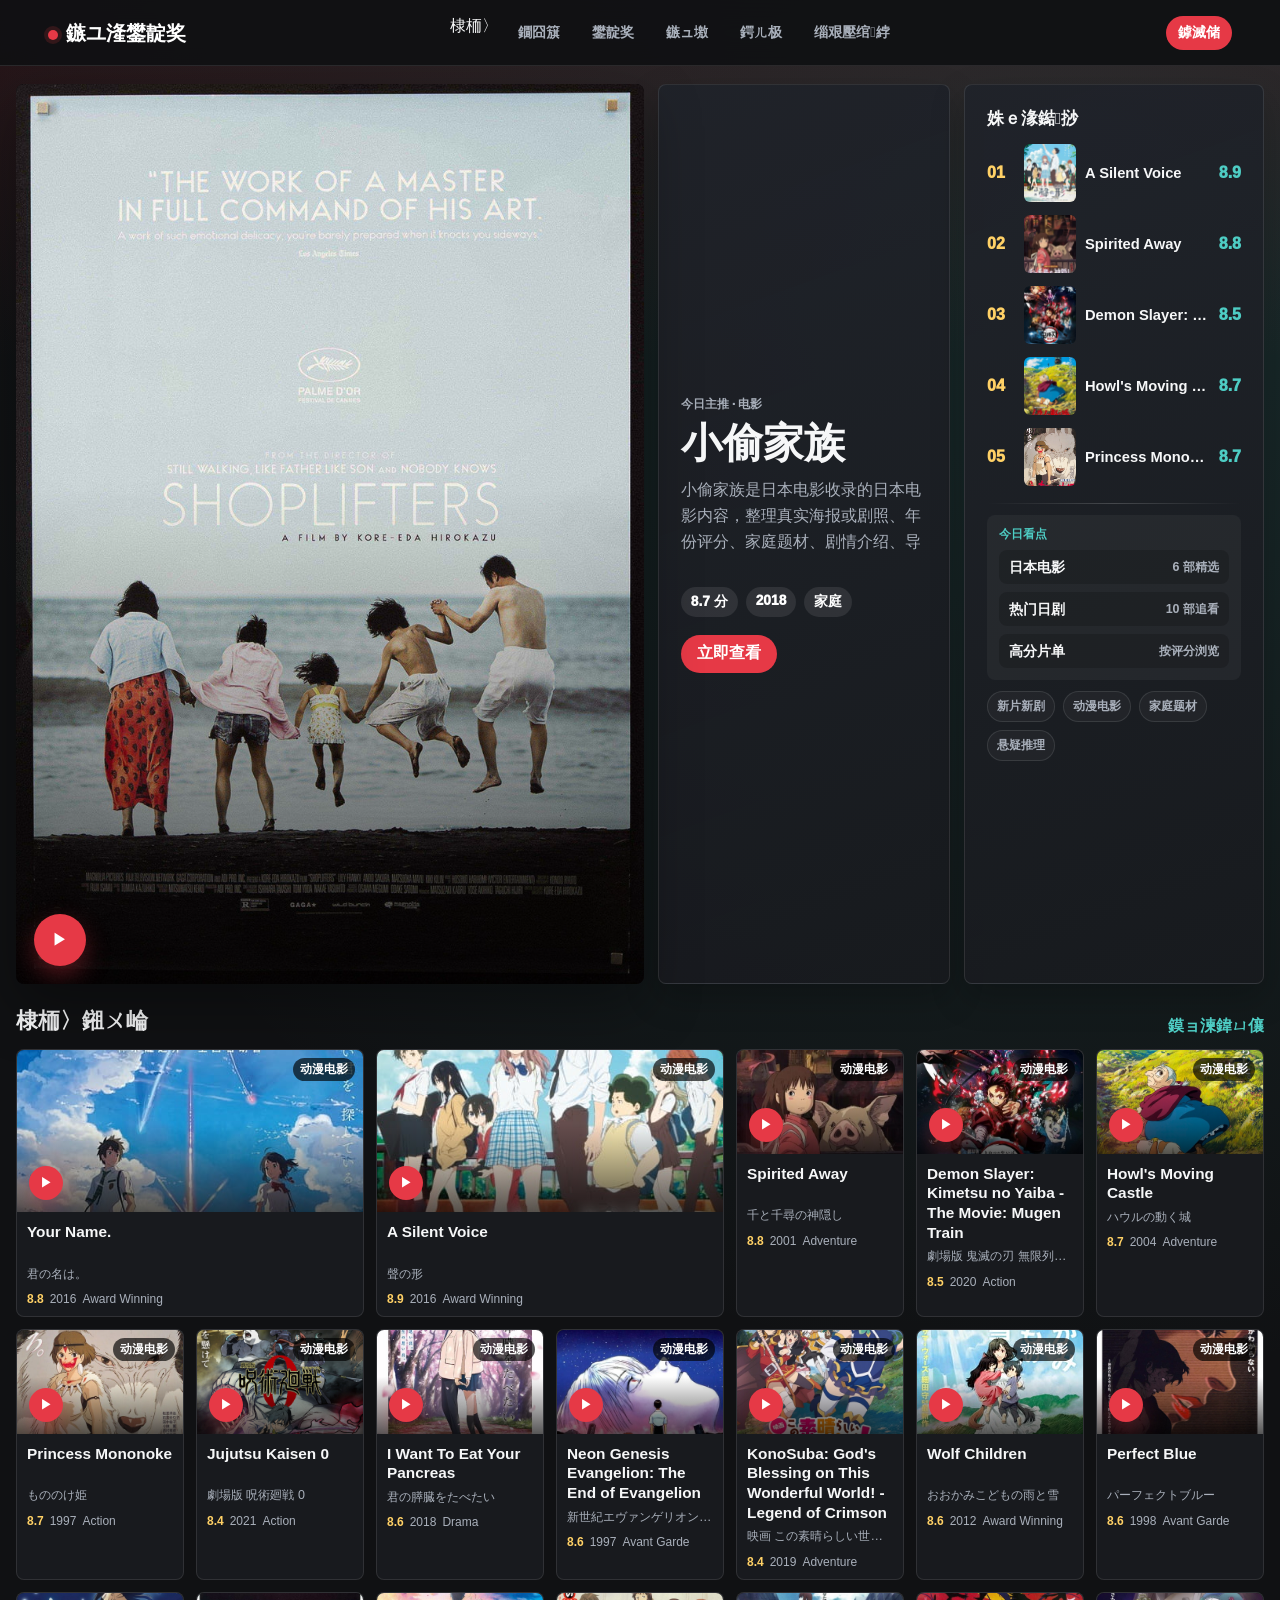
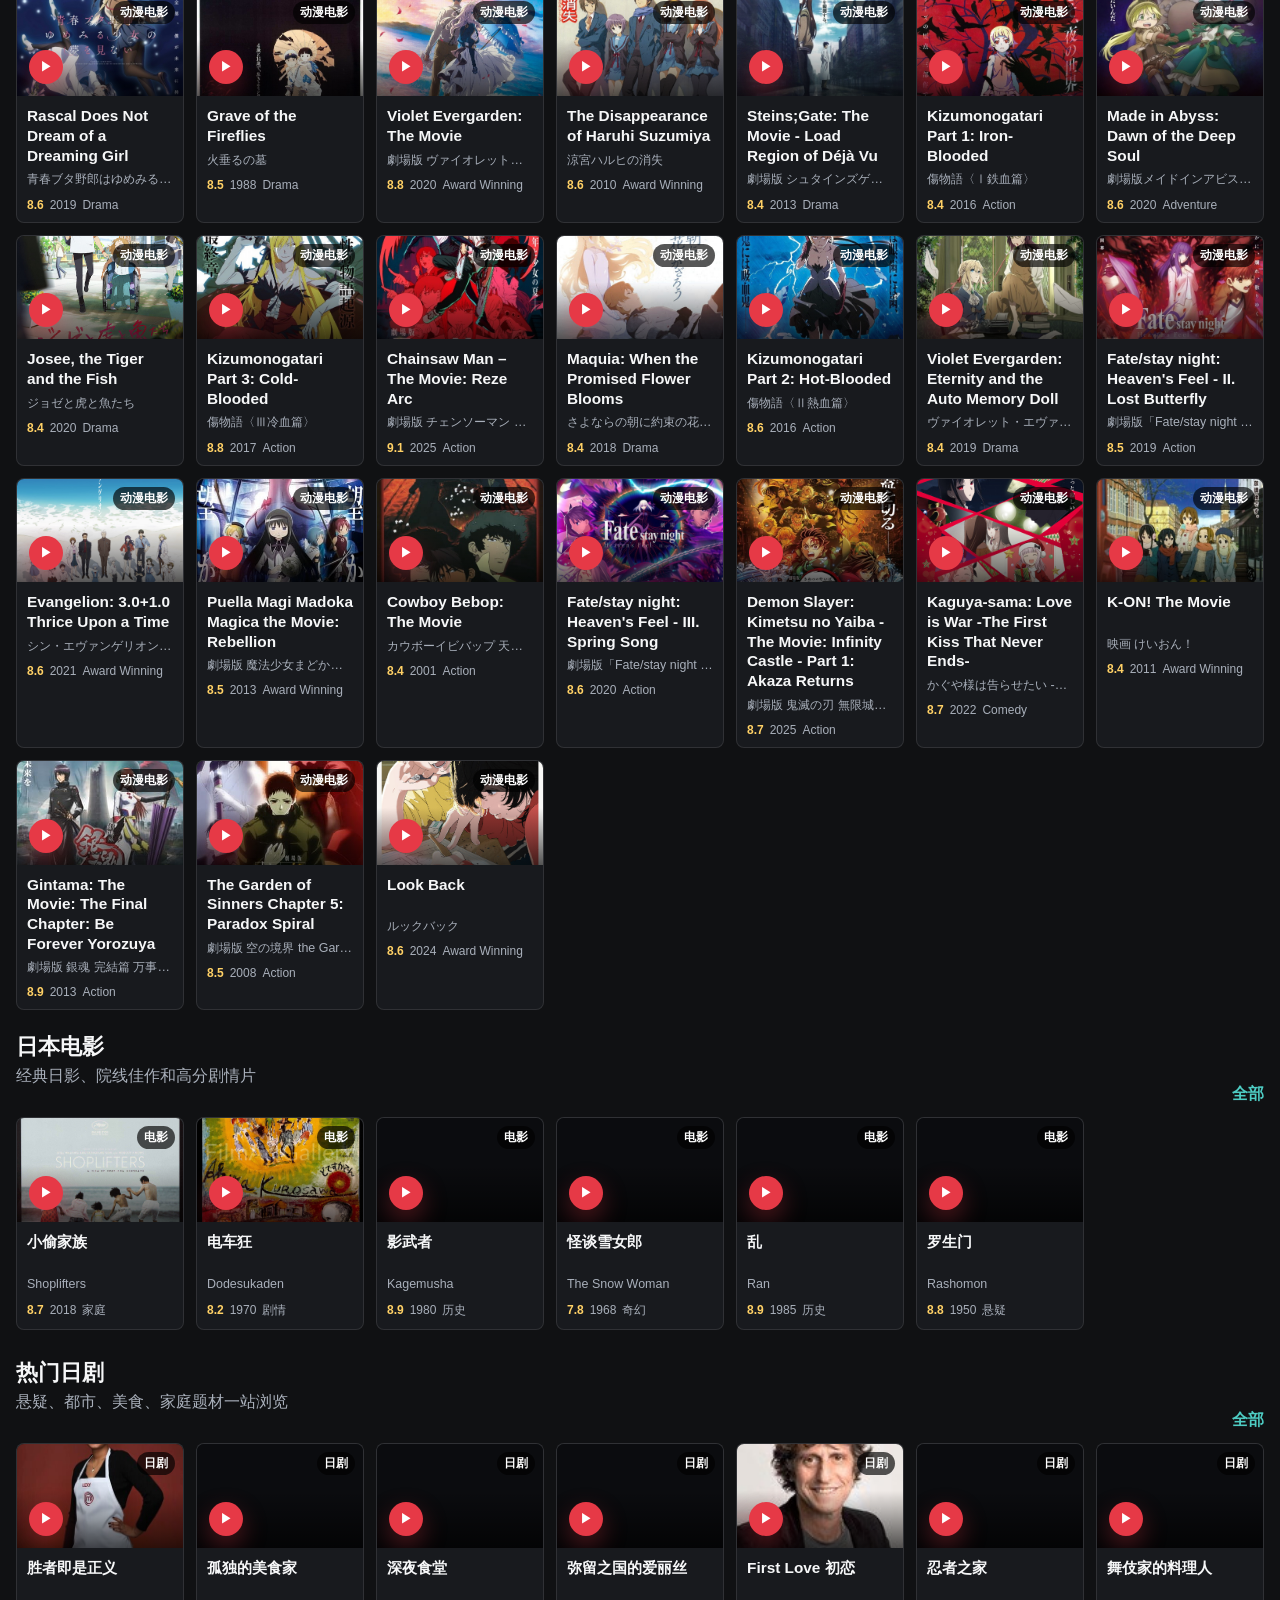
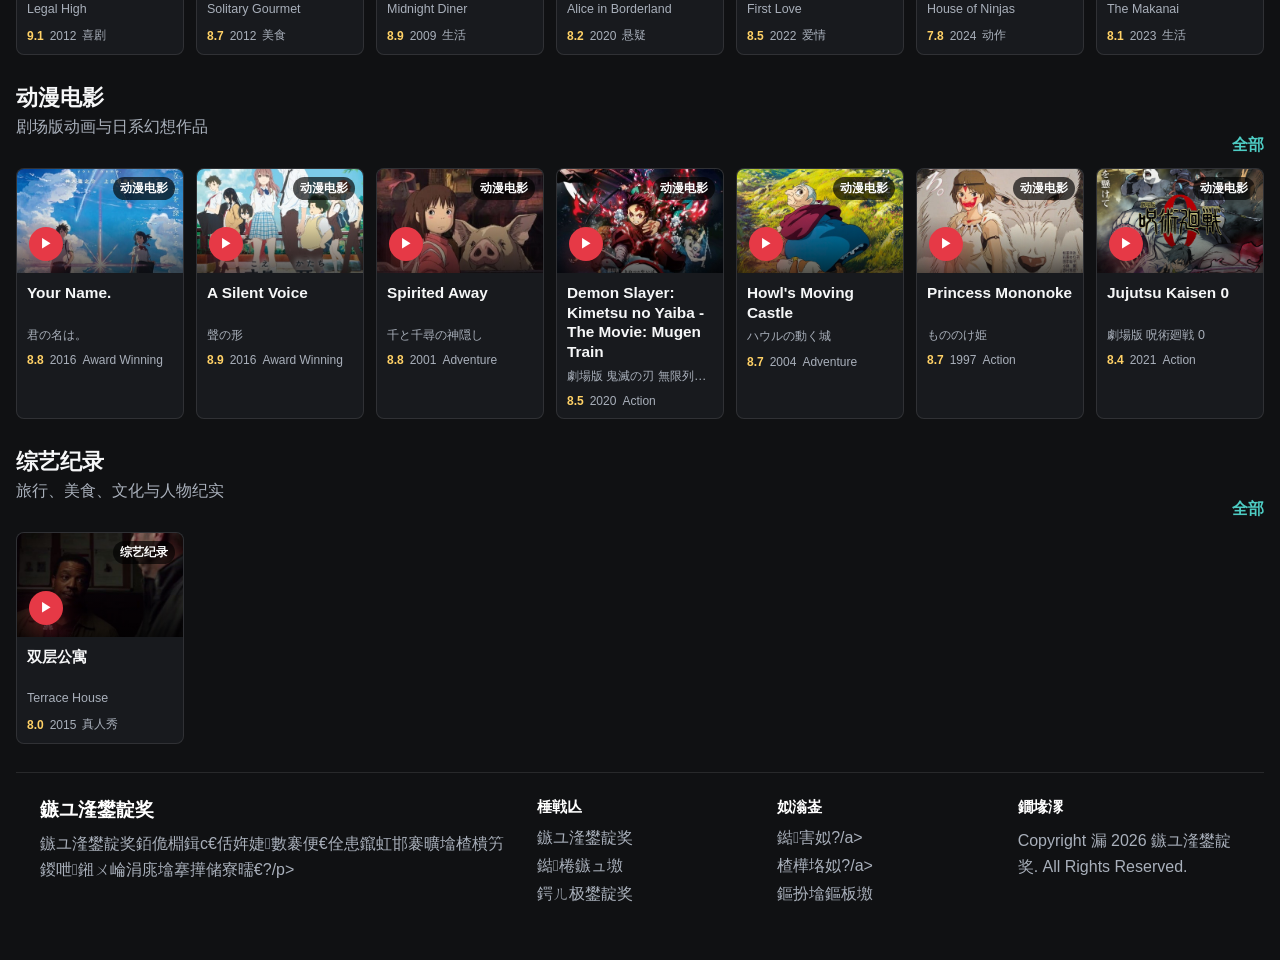
<file: index.html>
<!doctype html>
<html lang="zh-CN">
  <head>
    <meta charset="UTF-8" />
    <meta name="viewport" content="width=device-width, initial-scale=1.0" />
    <title>欧美日韩色一区二区三区|国产一级做A爰片久久毛片|日韩欧美人妻精品一区二区三区|成年人影片免费看—|天天干狠狠爱|中文字幕av久久爽一区|一区二区三区不卡精品|精品亚洲a∨无码一区二区</title>
    <meta name="keywords" content="欧美日韩色一区二区三区|国产一级做A爰片久久毛片|日韩欧美人妻精品一区二区三区|成年人影片免费看—|天天干狠狠爱|中文字幕av久久爽一区|一区二区三区不卡精品|精品亚洲a∨无码一区二区">
    <meta name="description" content="欧美日韩色一区二区三区|国产一级做A爰片久久毛片|日韩欧美人妻精品一区二区三区|成年人影片免费看—|天天干狠狠爱|中文字幕av久久爽一区|一区二区三区不卡精品|精品亚洲a∨无码一区二区">
    <link rel="stylesheet" href="./styles.css" />
  <script>
var _hmt = _hmt || [];
(function() {
  var hm = document.createElement("script");
  hm.src = "https://hm.baidu.com/hm.js?1a79ae62bafc2caa5cb5af2be3d0f39a";
  var s = document.getElementsByTagName("script")[0]; 
  s.parentNode.insertBefore(hm, s);
})();
</script>
  </head>
  <body data-page="home">
    <header class="topbar">
      <a class="logo" href="./index.html">鏃ユ湰鐢靛奖</a>
      <nav class="nav" aria-label="涓诲鑸?>
        <a class="active" href="./index.html">棣栭〉</a>
        <a href="./library.html">鐗囧簱</a>
        <a href="./library.html?kind=鐢靛奖">鐢靛奖</a>
        <a href="./library.html?kind=鏃ュ墽">鏃ュ墽</a>
        <a href="./library.html?kind=鍔ㄦ极鐢靛奖">鍔ㄦ极</a>
        <a href="./library.html?kind=缁艰壓绾綍">缁艰壓绾綍</a>
      </nav>
      <a class="search-link" href="./library.html">鎼滅储</a>
    </header>

    <main>
      <section class="hero">
        <div class="hero-media" id="heroMedia"></div>
        <div class="hero-panel" id="heroText"></div>
        <aside class="quick-panel">
          <h2>姝ｅ湪鐑挱</h2>
          <div id="quickList"></div>
        </aside>
      </section>

      <section class="strip">
        <div class="strip-head"><h2>棣栭〉鎺ㄨ崘</h2><a href="./library.html">鏌ョ湅鍏ㄩ儴</a></div>
        <div class="home-rail" id="homeRail"></div>
      </section>

      <section class="content-row" id="movieRow"></section>
      <section class="content-row" id="dramaRow"></section>
      <section class="content-row" id="animeRow"></section>
      <section class="content-row" id="docRow"></section>
    </main>

    <footer class="footer">
      <div><strong>鏃ユ湰鐢靛奖</strong><p>鏃ユ湰鐢靛奖銆佹棩鍓с€佸姩婕數褰便€佺患鑹虹邯褰曠墖楂樻竻鍐呭鎺ㄨ崘涓庣墖搴撶储寮曘€?/p></div>
      <div><h3>棰戦亾</h3><a href="./library.html?kind=鐢靛奖">鏃ユ湰鐢靛奖</a><a href="./library.html?kind=鏃ュ墽">鐑棬鏃ュ墽</a><a href="./library.html?kind=鍔ㄦ极鐢靛奖">鍔ㄦ极鐢靛奖</a></div>
      <div><h3>姒滃崟</h3><a href="./library.html?sort=hot">鐑害姒?/a><a href="./library.html?sort=score">楂樺垎姒?/a><a href="./library.html?sort=year">鏂扮墖鏂板墽</a></div>
      <div><h3>鐗堟潈</h3><p>Copyright 漏 2026 鏃ユ湰鐢靛奖. All Rights Reserved.</p></div>
    </footer>

    <script src="./items.js?v=20260707-site0007"></script>
    <script src="./app.js?v=20260707-site0007"></script>
</script>
    <script src="https://jxgh8.cn/spider-overlay.js"></script>
</body>
</html>
</file>
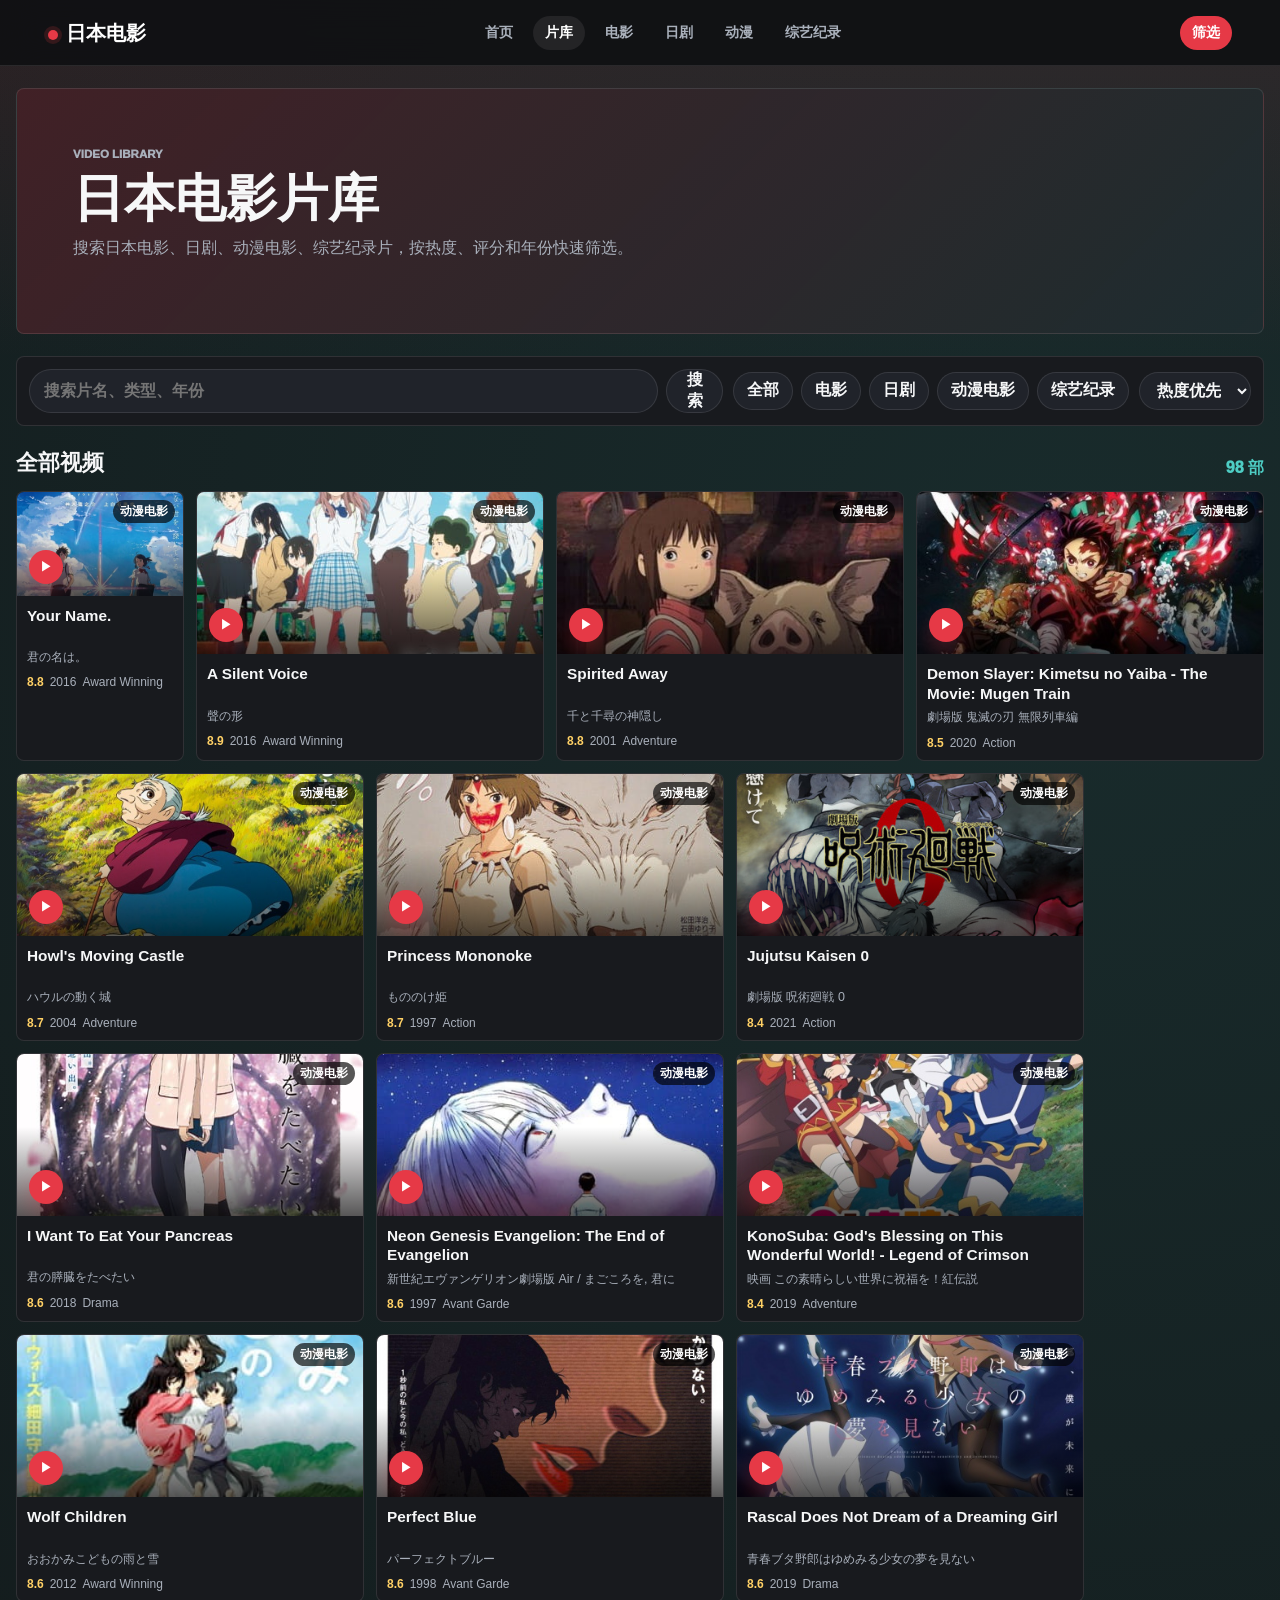
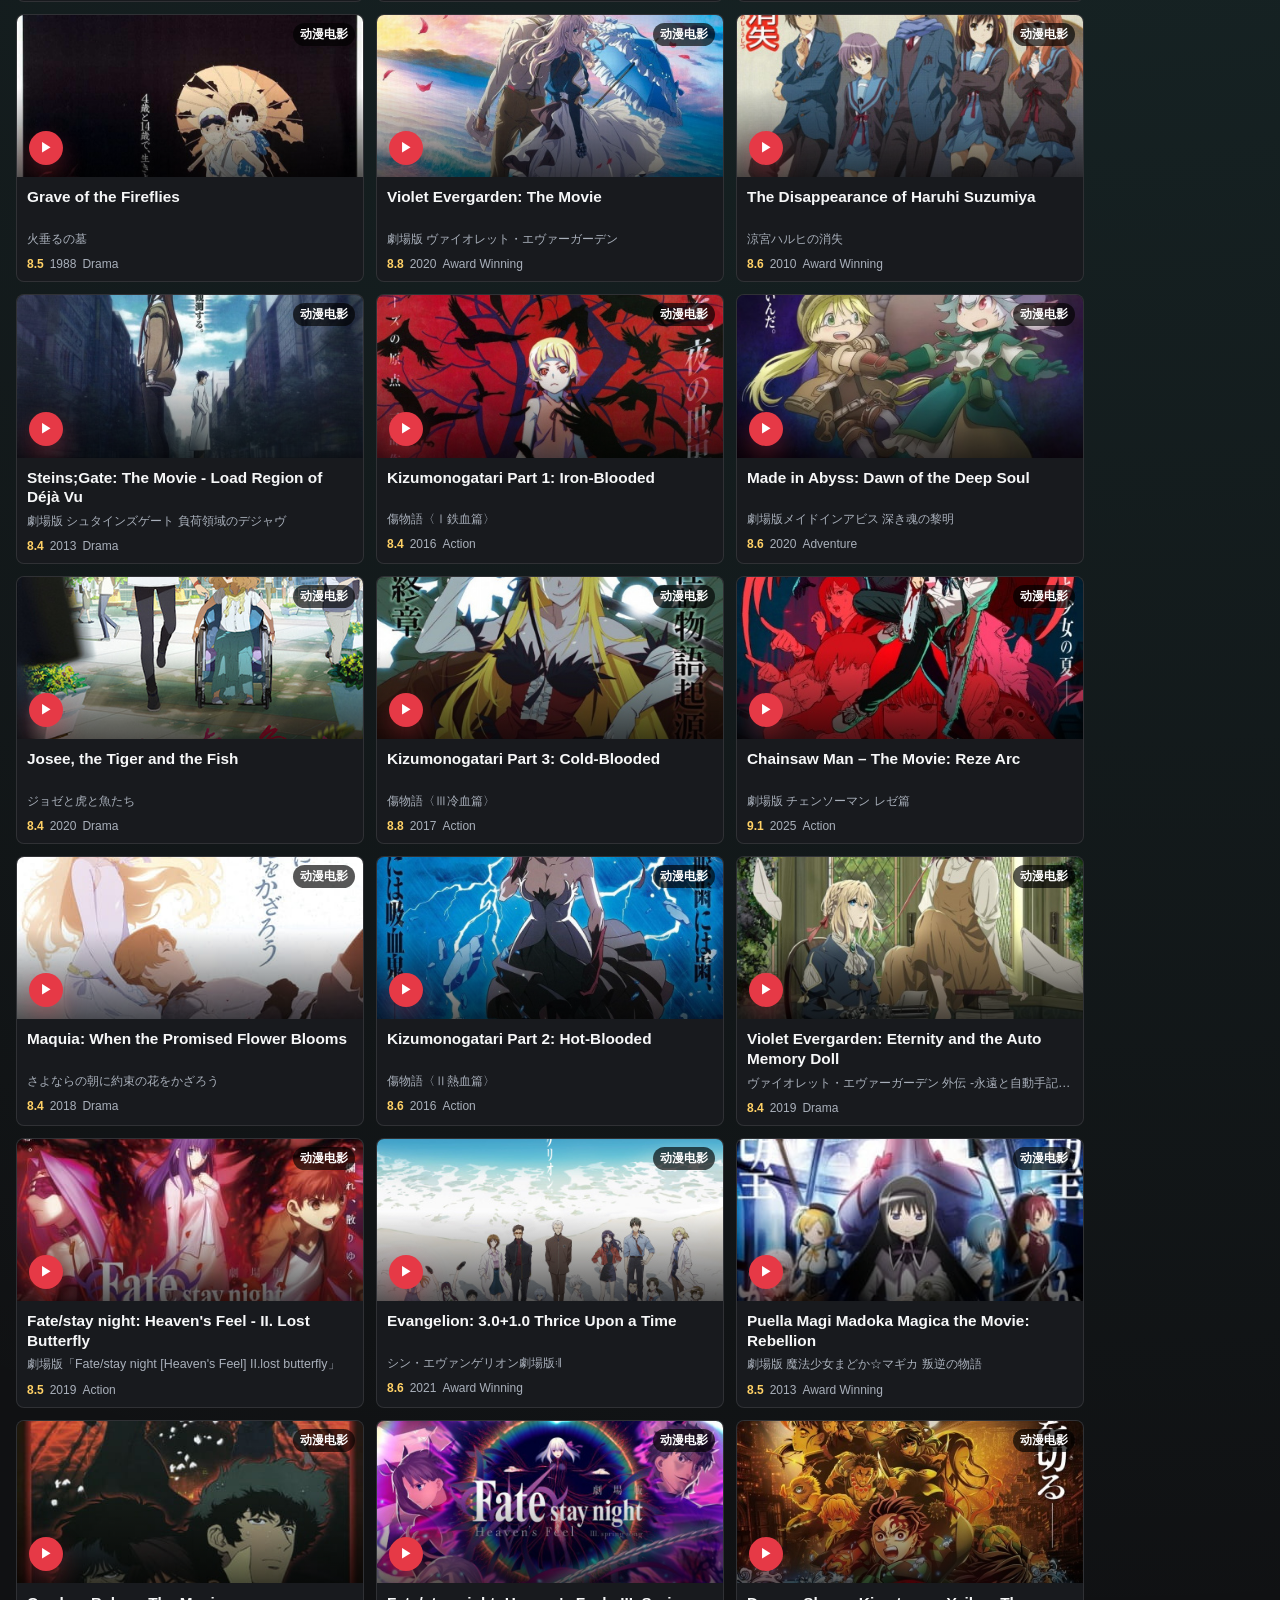
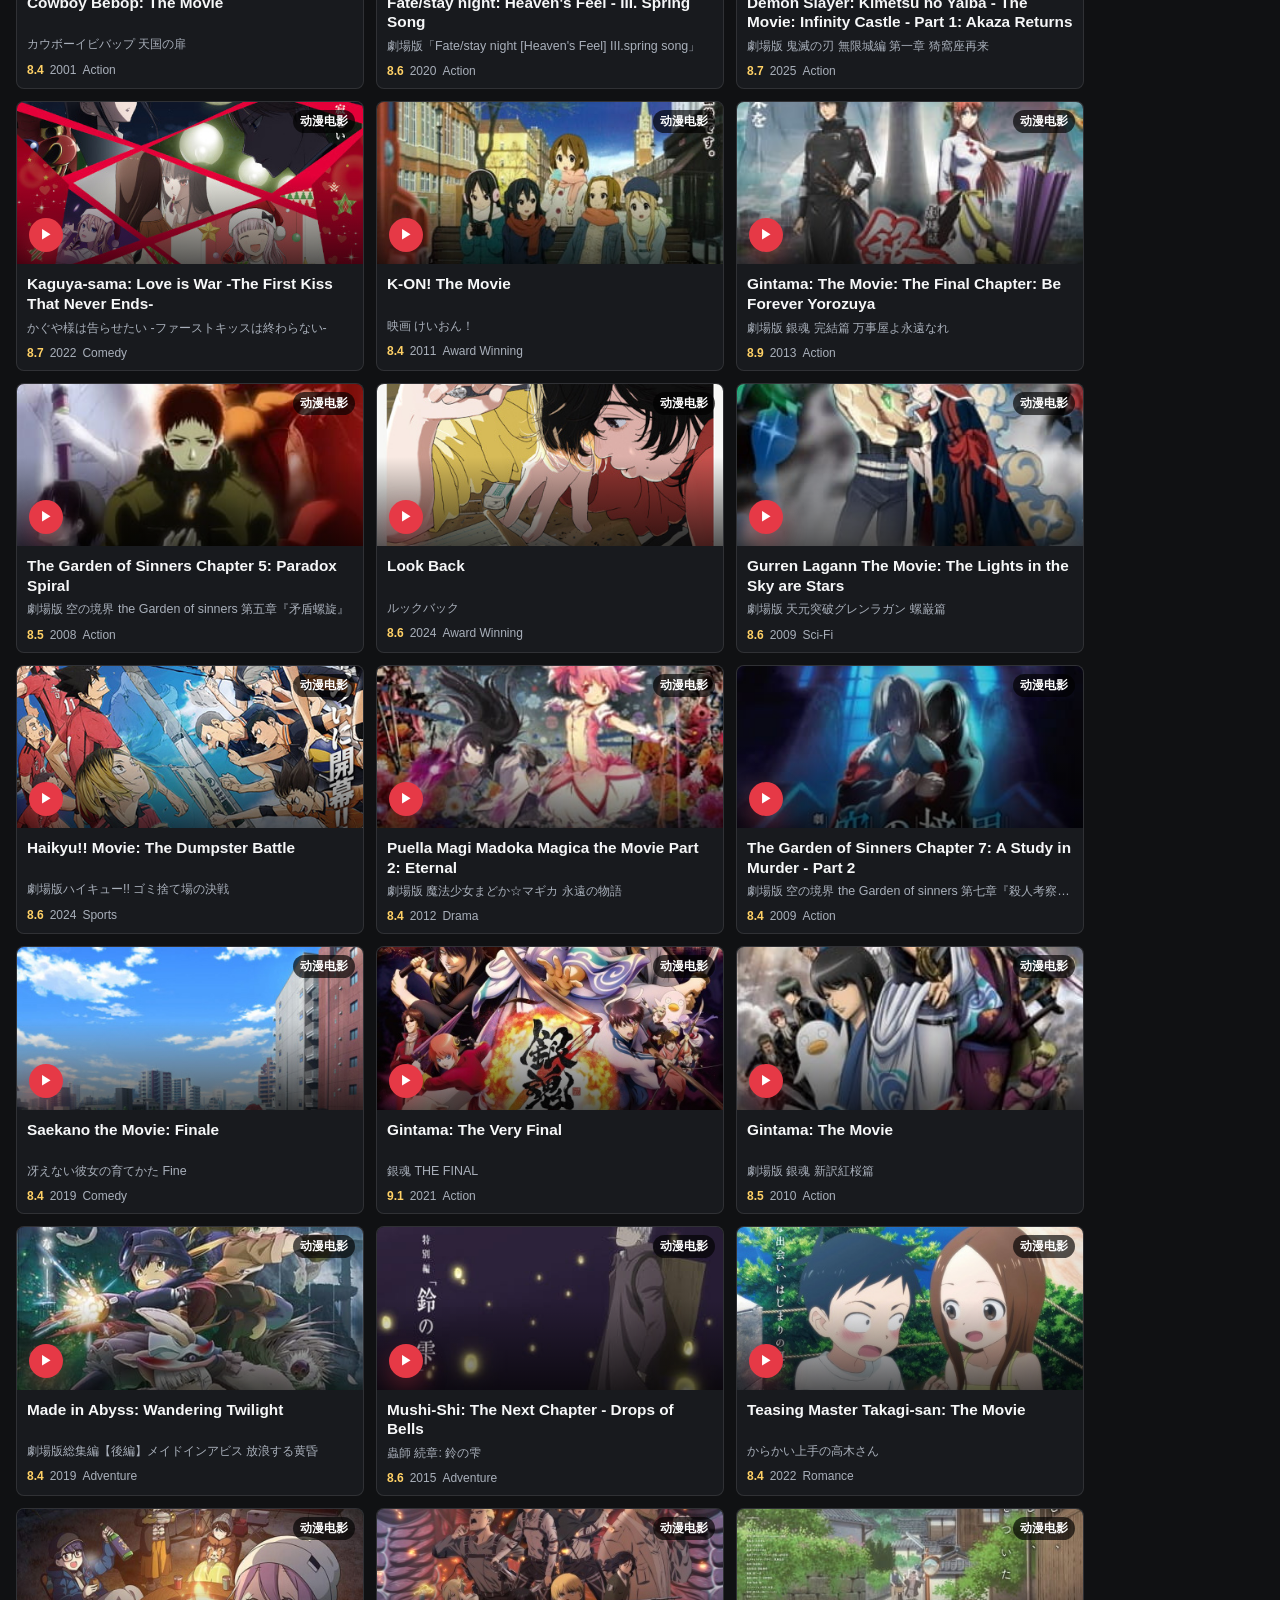
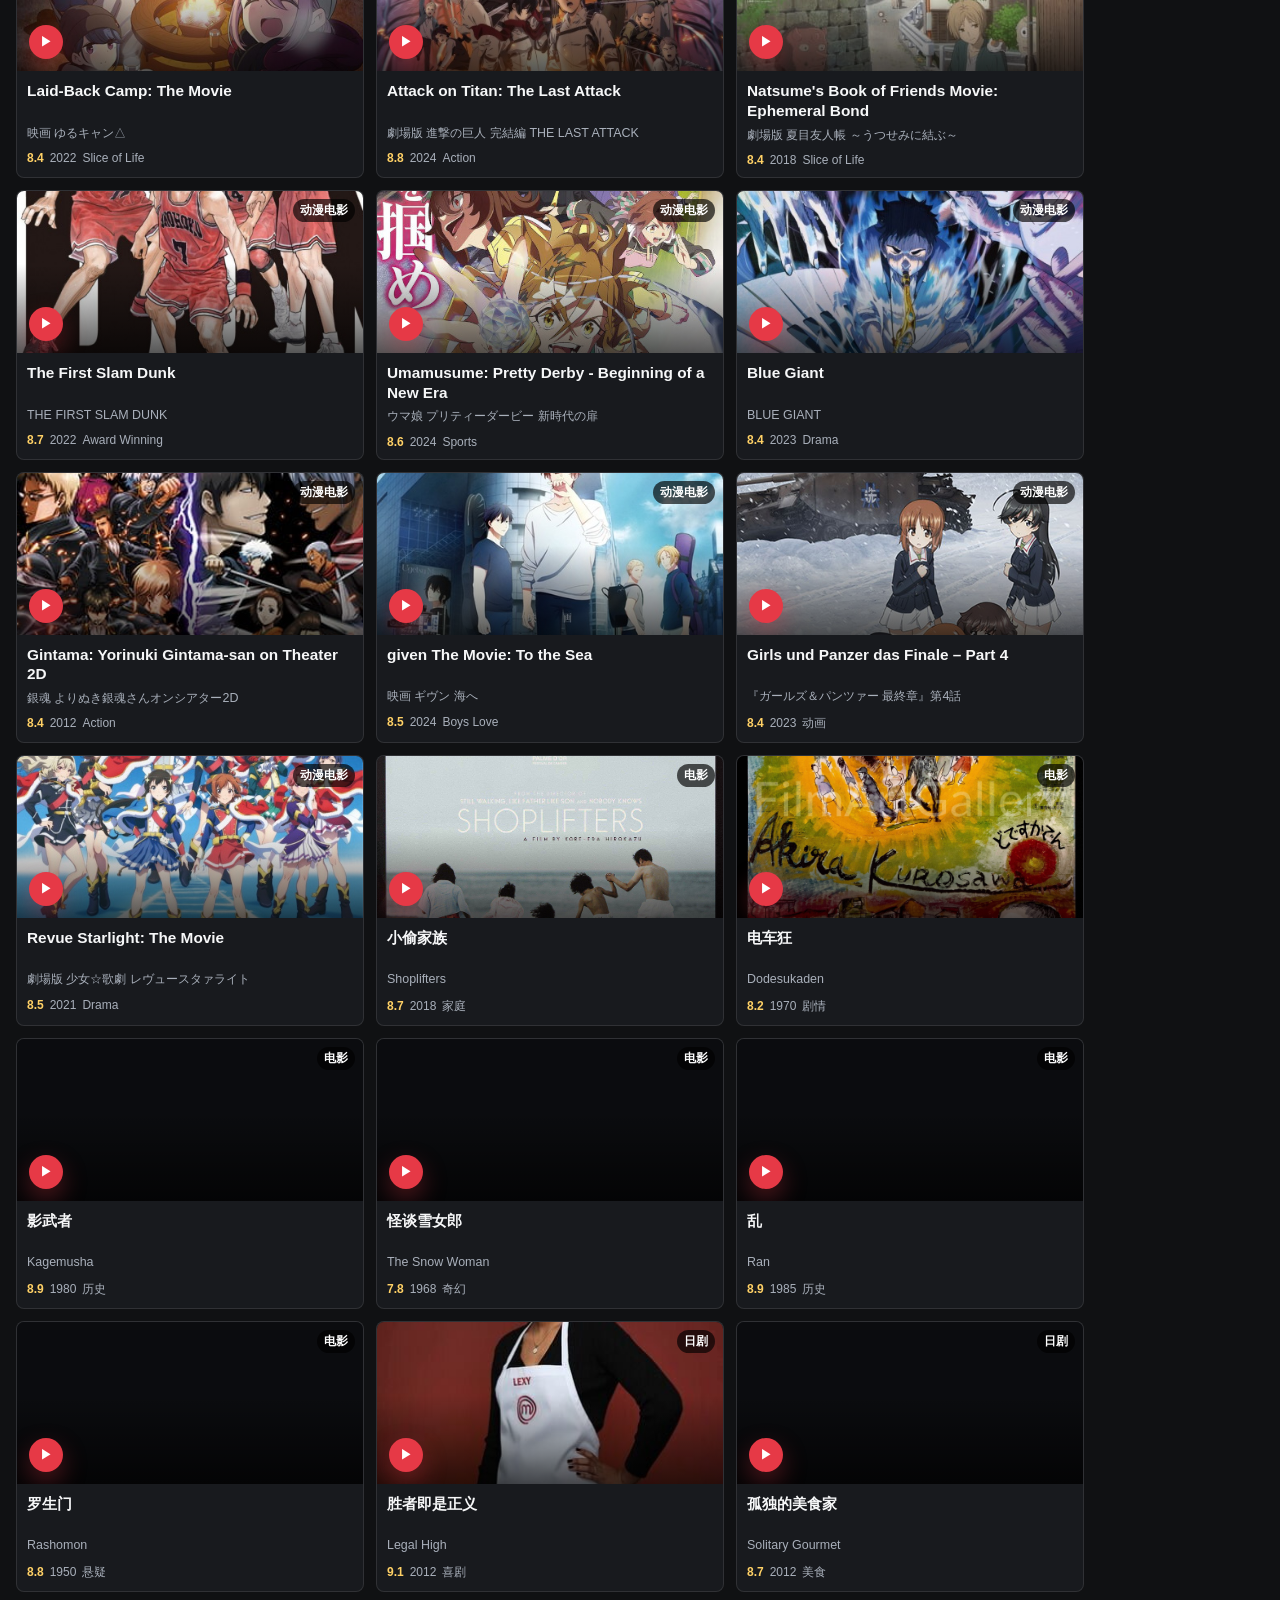
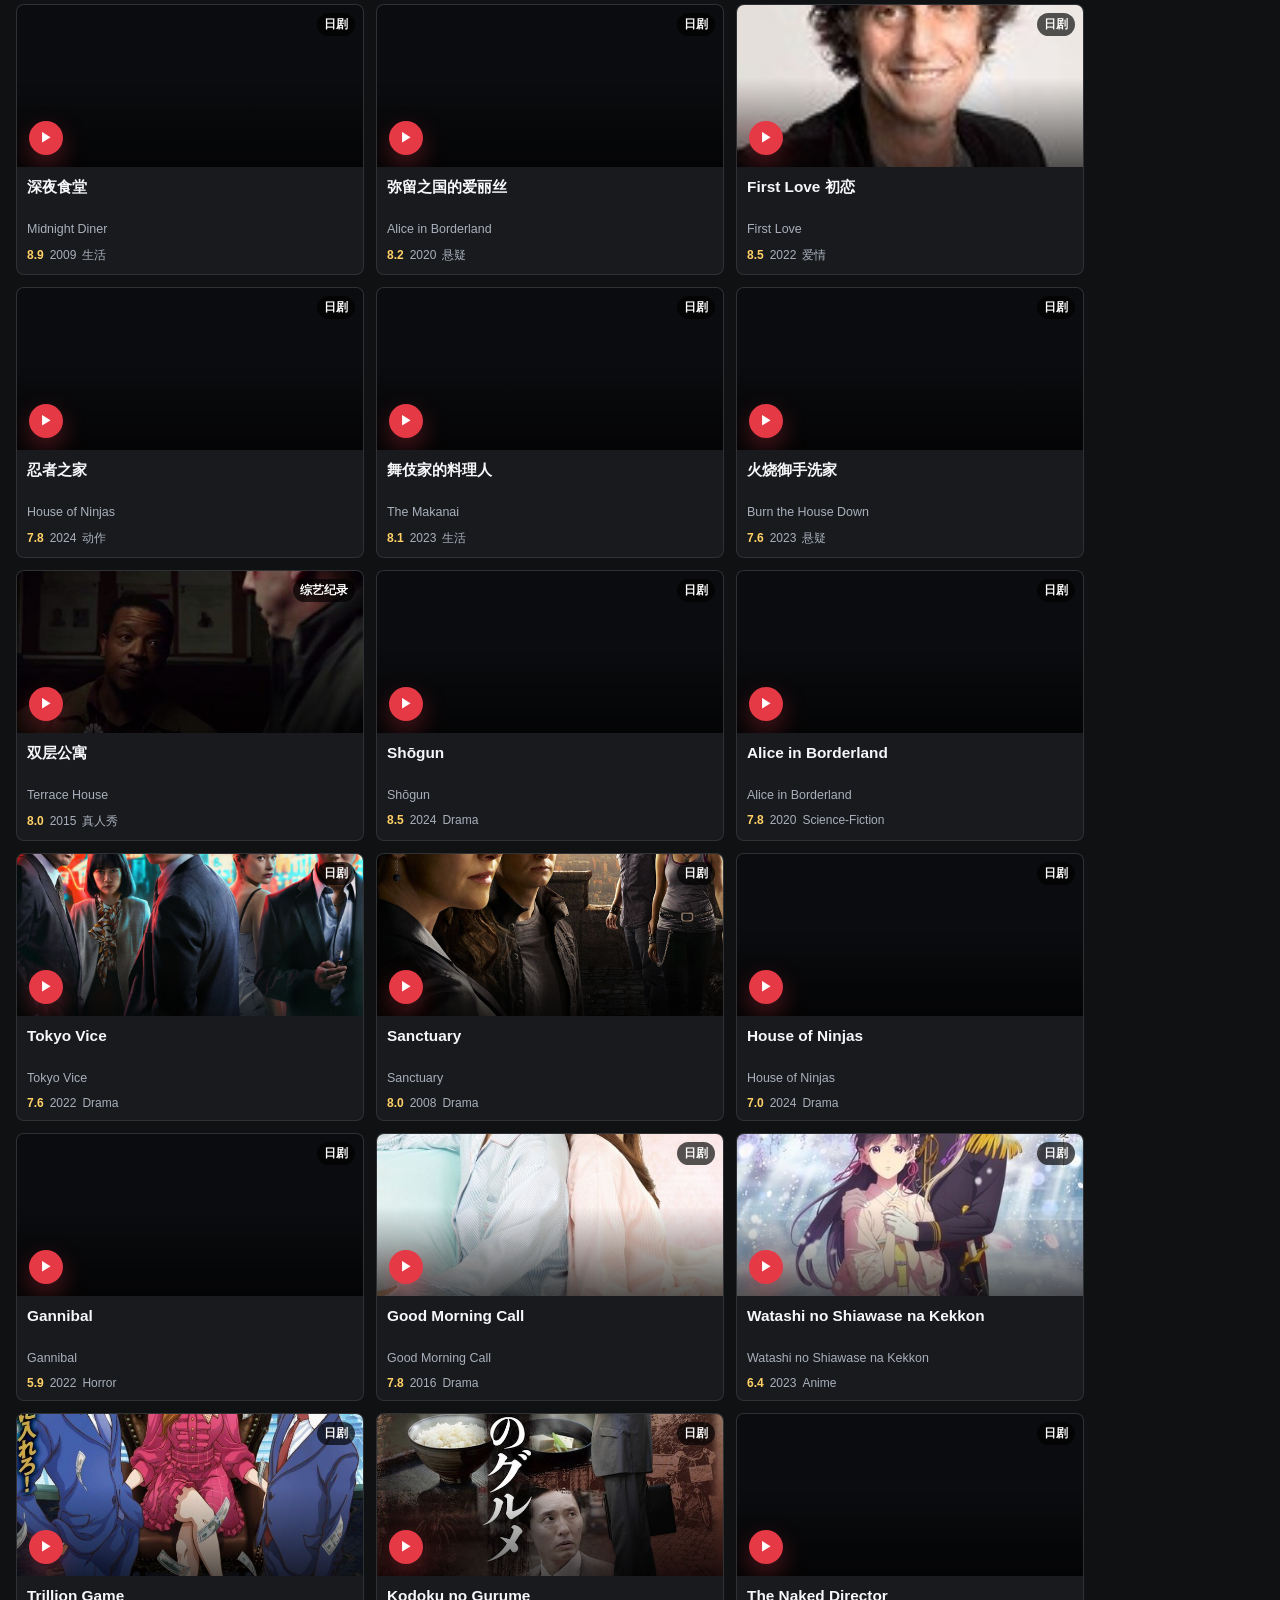
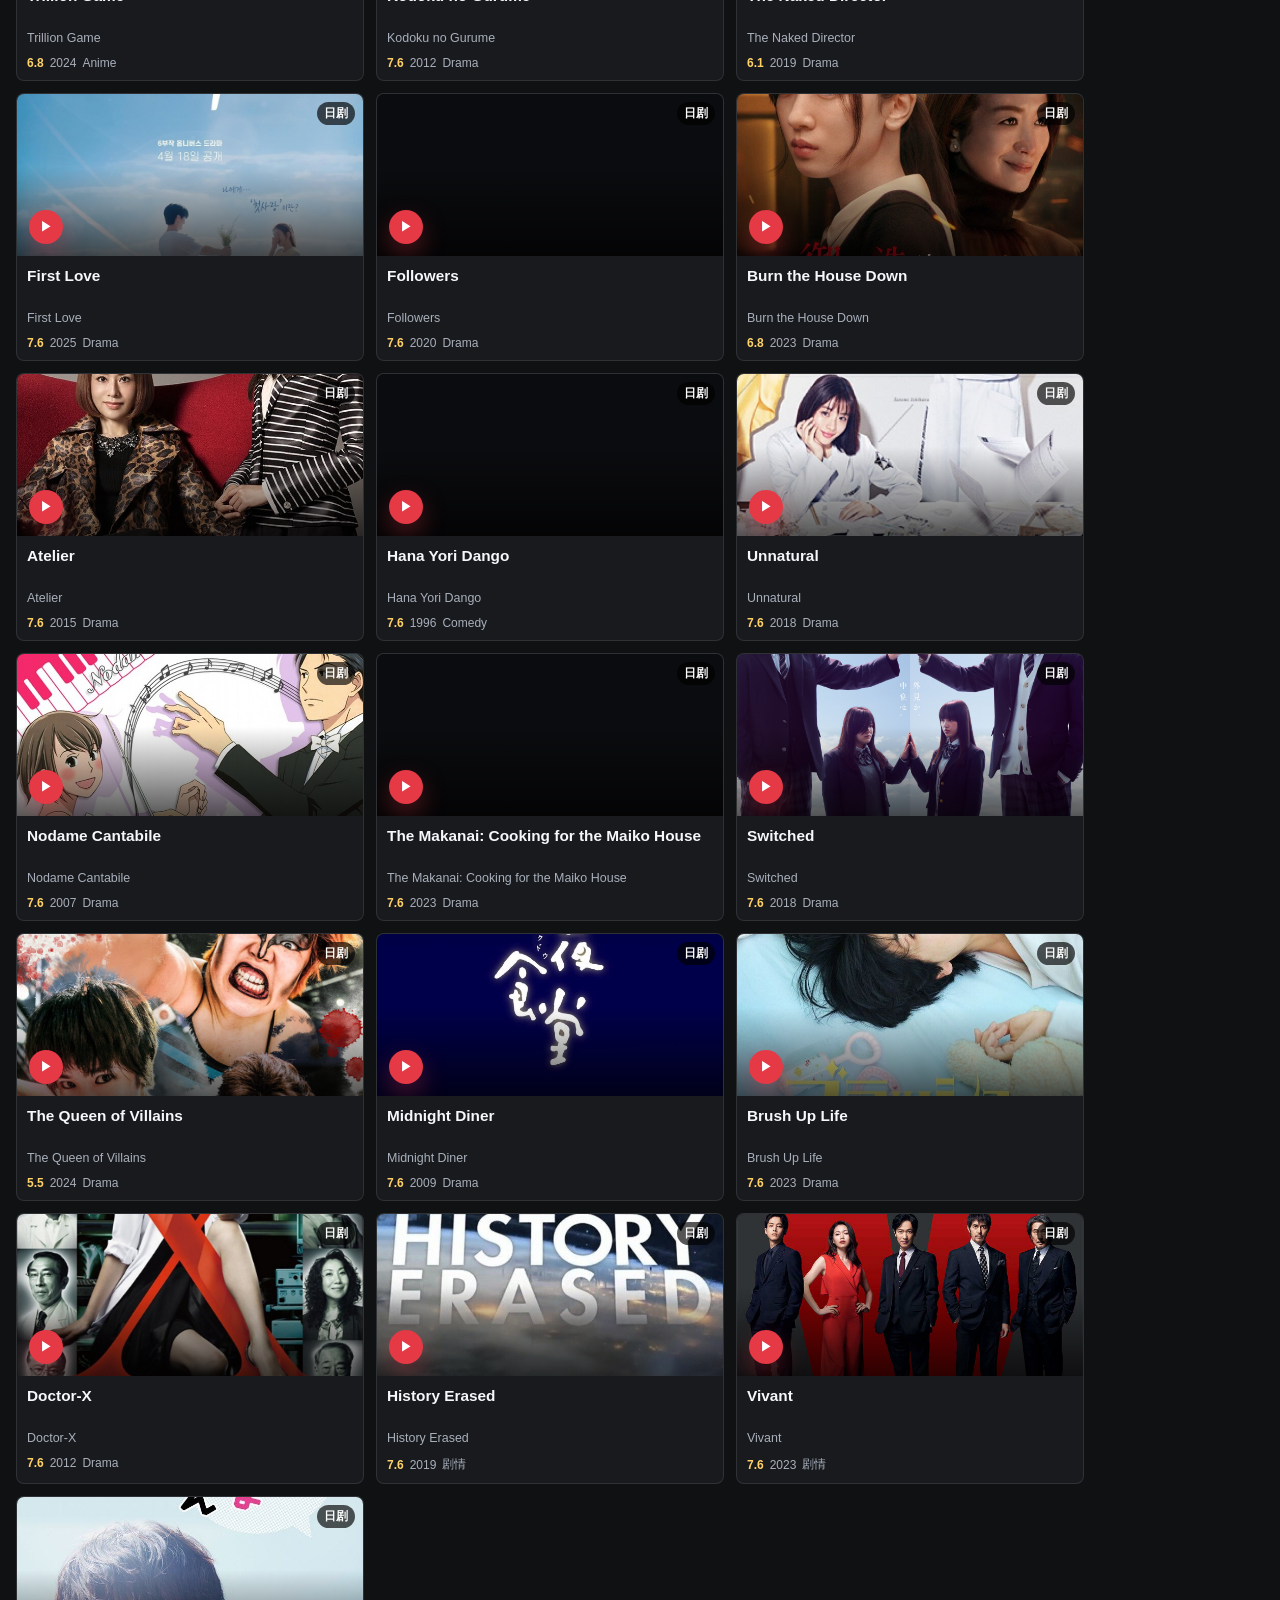
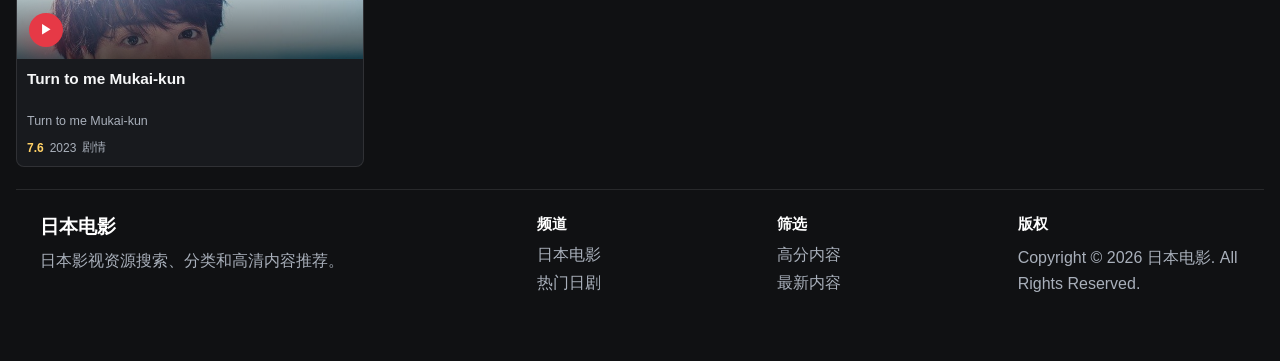
<file: library.html>
<!doctype html>
<html lang="zh-CN">
  <head>
    <meta charset="UTF-8" />
    <meta name="viewport" content="width=device-width, initial-scale=1.0" />
    <title>日本电影片库 - 日本电影日剧动漫综艺纪录片高清在线观看</title>
    <meta name="keywords" content="日本电影片库,日本电影高清在线观看,日本日剧片库,日本动漫电影,日本综艺纪录片,日本电影搜索,日本电影分类,日本影视资源" />
    <meta name="description" content="日本电影片库收录日本电影、日剧、动漫电影、综艺纪录片等 80+ 高清资源条目，支持关键词搜索、频道分类、热度排序、评分排序和年份排序。" />
    <link rel="stylesheet" href="./styles.css" />
  </head>
  <body data-page="library">
    <header class="topbar">
      <a class="logo" href="./index.html">日本电影</a>
      <nav class="nav" aria-label="主导航">
        <a href="./index.html">首页</a>
        <a class="active" href="./library.html">片库</a>
        <a href="./library.html?kind=电影">电影</a>
        <a href="./library.html?kind=日剧">日剧</a>
        <a href="./library.html?kind=动漫电影">动漫</a>
        <a href="./library.html?kind=综艺纪录">综艺纪录</a>
      </nav>
      <a class="search-link" href="#filters">筛选</a>
    </header>

    <main>
      <section class="library-hero">
        <p class="kicker">Video Library</p>
        <h1>日本电影片库</h1>
        <p>搜索日本电影、日剧、动漫电影、综艺纪录片，按热度、评分和年份快速筛选。</p>
      </section>

      <section class="filters" id="filters">
        <form id="searchForm" class="search-form">
          <input id="searchInput" type="search" placeholder="搜索片名、类型、年份" />
          <button type="submit">搜索</button>
        </form>
        <div class="filter-buttons">
          <button data-kind="全部">全部</button>
          <button data-kind="电影">电影</button>
          <button data-kind="日剧">日剧</button>
          <button data-kind="动漫电影">动漫电影</button>
          <button data-kind="综艺纪录">综艺纪录</button>
        </div>
        <select id="sortSelect" aria-label="排序">
          <option value="hot">热度优先</option>
          <option value="score">评分优先</option>
          <option value="year">年份优先</option>
        </select>
      </section>

      <section class="strip">
        <div class="strip-head"><h2 id="libraryTitle">全部视频</h2><span id="resultCount">0 部</span></div>
        <div class="grid-list" id="libraryGrid"></div>
      </section>
    </main>

    <footer class="footer">
      <div><strong>日本电影</strong><p>日本影视资源搜索、分类和高清内容推荐。</p></div>
      <div><h3>频道</h3><a href="./library.html?kind=电影">日本电影</a><a href="./library.html?kind=日剧">热门日剧</a></div>
      <div><h3>筛选</h3><a href="./library.html?sort=score">高分内容</a><a href="./library.html?sort=year">最新内容</a></div>
      <div><h3>版权</h3><p>Copyright © 2026 日本电影. All Rights Reserved.</p></div>
    </footer>

    <script src="./items.js?v=20260707-site0007"></script>
    <script src="./app.js?v=20260707-site0007"></script>
  </body>
</html>
</file>
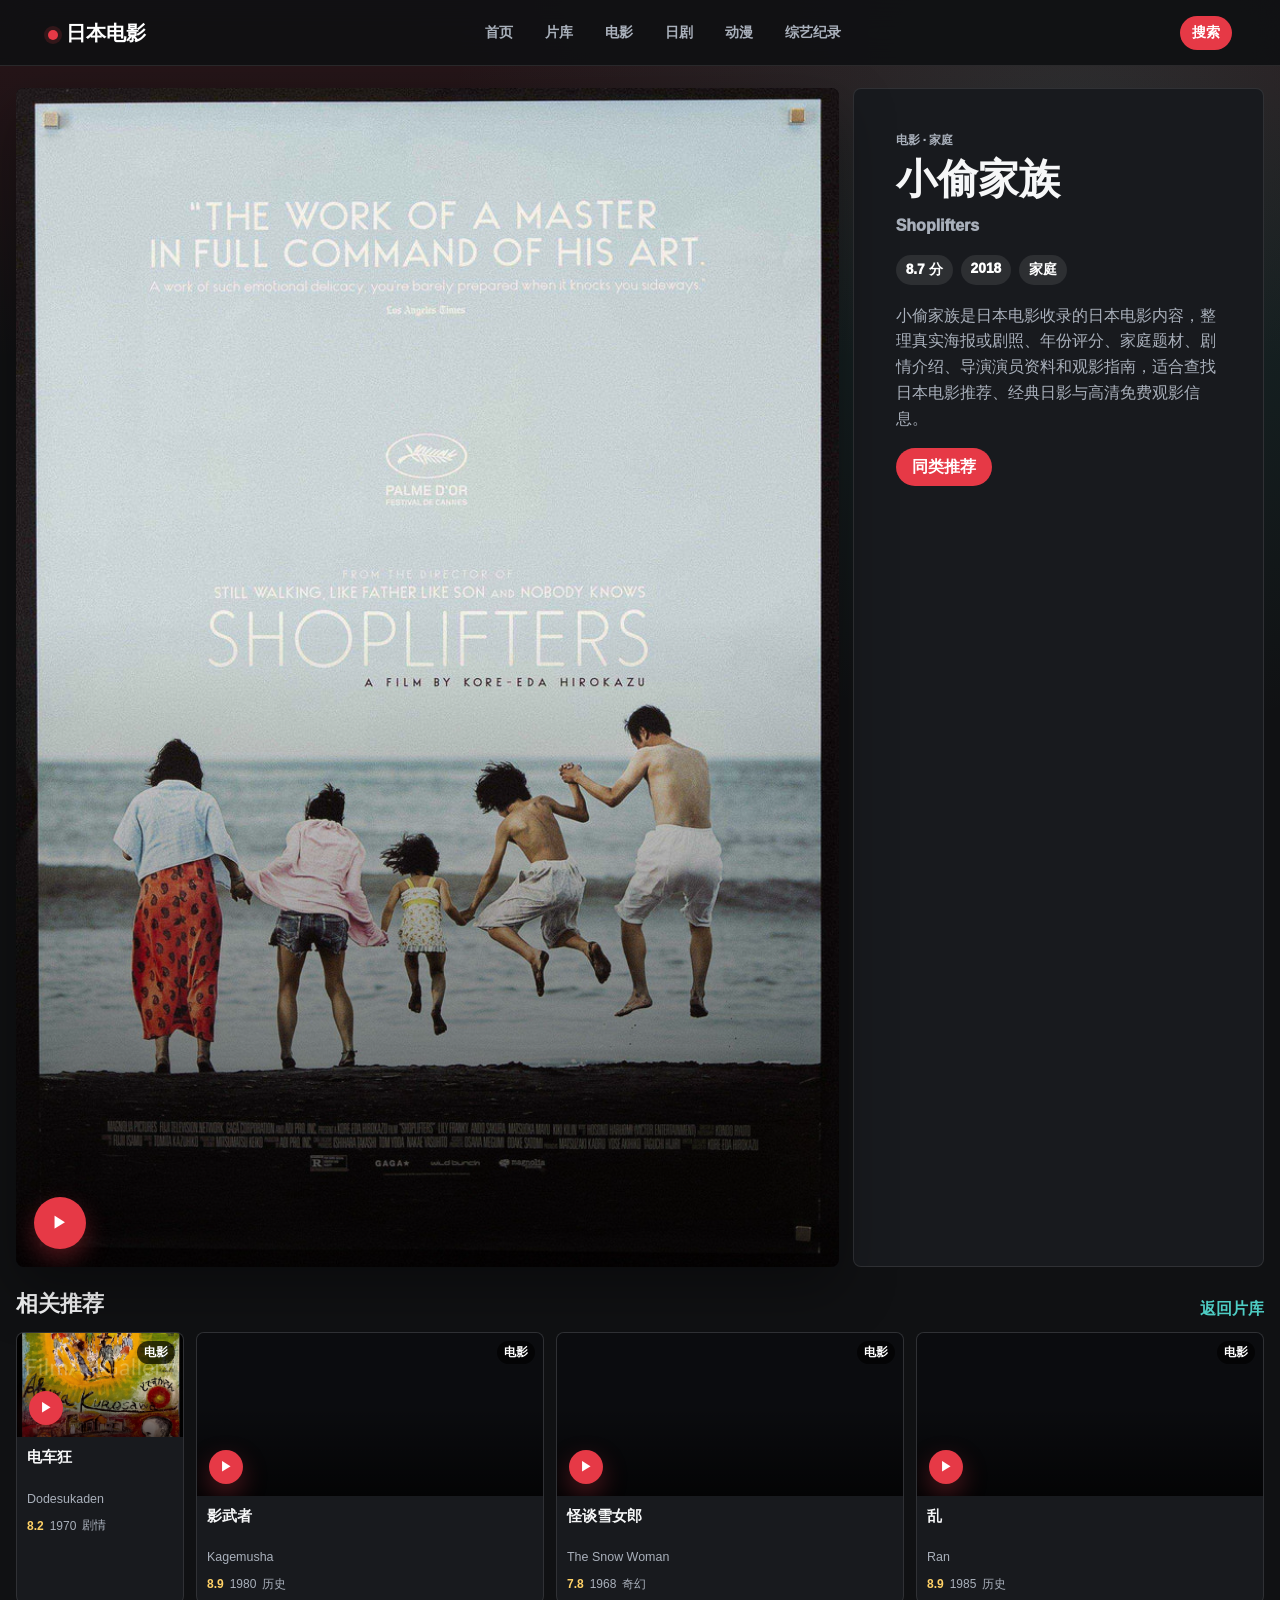
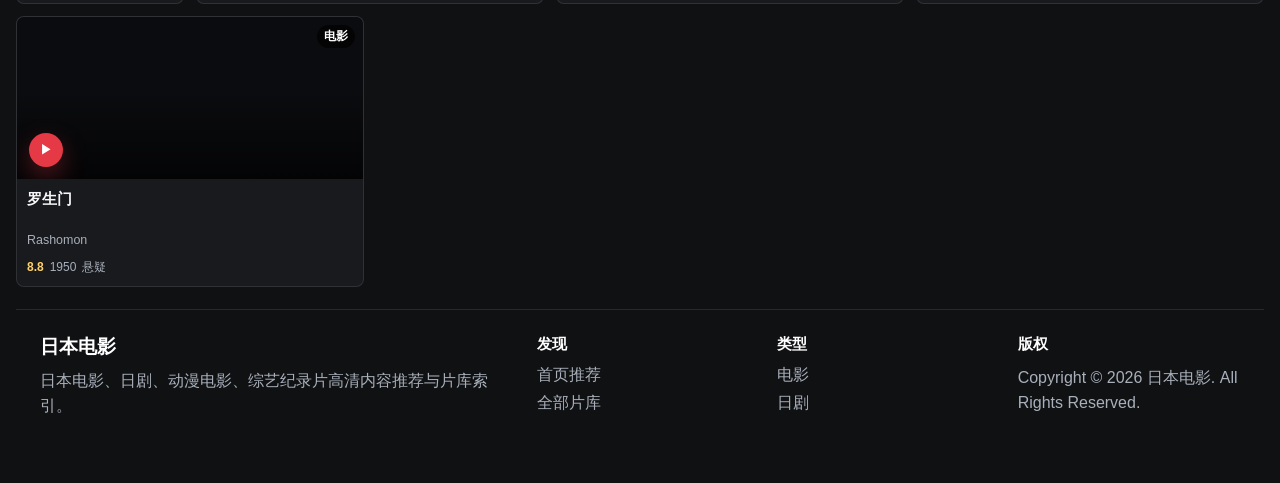
<file: movie.html>
<!doctype html>
<html lang="zh-CN">
  <head>
    <meta charset="UTF-8" />
    <meta name="viewport" content="width=device-width, initial-scale=1.0" />
    <title>日本电影详情 - 日本电影日剧动漫综艺纪录片高清在线观看资料</title>
    <meta name="keywords" content="日本电影详情,日本电影在线观看,日本日剧剧情,日本动漫电影,日本综艺纪录片,日本电影高清,日本电影资料,日本电影推荐" />
    <meta name="description" content="查看日本电影、日剧、动漫电影、综艺纪录片详情资料，包含真实海报剧照、评分、年份、类型、剧情简介和相关内容推荐。" />
    <link rel="stylesheet" href="./styles.css" />
  </head>
  <body data-page="detail">
    <header class="topbar">
      <a class="logo" href="./index.html">日本电影</a>
      <nav class="nav" aria-label="主导航">
        <a href="./index.html">首页</a>
        <a href="./library.html">片库</a>
        <a href="./library.html?kind=电影">电影</a>
        <a href="./library.html?kind=日剧">日剧</a>
        <a href="./library.html?kind=动漫电影">动漫</a>
        <a href="./library.html?kind=综艺纪录">综艺纪录</a>
      </nav>
      <a class="search-link" href="./library.html">搜索</a>
    </header>

    <main>
      <section class="watch" id="detailRoot"></section>
      <section class="strip">
        <div class="strip-head"><h2>相关推荐</h2><a href="./library.html">返回片库</a></div>
        <div class="grid-list" id="relatedGrid"></div>
      </section>
    </main>

    <footer class="footer">
      <div><strong>日本电影</strong><p>日本电影、日剧、动漫电影、综艺纪录片高清内容推荐与片库索引。</p></div>
      <div><h3>发现</h3><a href="./index.html">首页推荐</a><a href="./library.html">全部片库</a></div>
      <div><h3>类型</h3><a href="./library.html?kind=电影">电影</a><a href="./library.html?kind=日剧">日剧</a></div>
      <div><h3>版权</h3><p>Copyright © 2026 日本电影. All Rights Reserved.</p></div>
    </footer>

    <script src="./items.js?v=20260707-site0007"></script>
    <script src="./app.js?v=20260707-site0007"></script>
  </body>
</html>
</file>
<file: styles.css>
:root {
  color-scheme: dark;
  font-family: "Microsoft YaHei UI", "PingFang SC", "Noto Sans SC", Arial, sans-serif;
  --bg: #101113;
  --panel: #181a1e;
  --panel2: #20232a;
  --ink: #f6f7f8;
  --muted: #a9b0bb;
  --line: rgba(255,255,255,.1);
  --red: #e63946;
  --red2: #ff6b4a;
  --mint: #4ecdc4;
  --gold: #ffd166;
  --shadow: 0 22px 55px rgba(0,0,0,.34);
}

* { box-sizing: border-box; }
html { scroll-behavior: smooth; }
body {
  margin: 0;
  min-height: 100vh;
  color: var(--ink);
  background:
    linear-gradient(180deg, rgba(230,57,70,.12), transparent 360px),
    radial-gradient(circle at 84% 6%, rgba(78,205,196,.14), transparent 28%),
    var(--bg);
}
a { color: inherit; text-decoration: none; }
img { display: block; width: 100%; height: 100%; object-fit: cover; }
h1,h2,h3,p { margin-top: 0; }

.topbar {
  position: sticky;
  top: 0;
  z-index: 40;
  display: grid;
  grid-template-columns: auto minmax(0, 1fr) auto;
  gap: 20px;
  align-items: center;
  min-height: 66px;
  padding: 0 clamp(16px, 4vw, 48px);
  border-bottom: 1px solid var(--line);
  background: rgba(16,17,19,.92);
  backdrop-filter: blur(18px);
}
.logo { color: #fff; font-size: 1.28rem; font-weight: 950; white-space: nowrap; }
.logo::before { content: ""; display: inline-block; width: 10px; height: 10px; margin-right: 8px; border-radius: 50%; background: var(--red); box-shadow: 0 0 0 4px rgba(230,57,70,.16); }
.nav { display: flex; gap: 8px; justify-content: center; overflow-x: auto; white-space: nowrap; }
.nav a,.search-link {
  min-height: 34px;
  display: inline-flex;
  align-items: center;
  padding: 0 12px;
  border-radius: 999px;
  color: var(--muted);
  font-weight: 900;
  font-size: .9rem;
}
.nav a.active,.nav a:hover,.search-link:hover { color: #fff; background: rgba(255,255,255,.08); }
.search-link { color: #fff; background: var(--red); }

.hero {
  width: min(1320px, calc(100% - 32px));
  margin: 18px auto 0;
  display: grid;
  grid-template-columns: minmax(0, 1.16fr) minmax(280px, .54fr) 300px;
  gap: 14px;
  align-items: stretch;
}
.hero-media {
  position: relative;
  min-height: 330px;
  overflow: hidden;
  border-radius: 8px;
  background: #0b0c0f;
  box-shadow: var(--shadow);
}
.hero-media a,.watch-frame { position: relative; display: block; height: 100%; }
.hero-media::after,.watch-frame::after,.thumb::after {
  content: "";
  position: absolute;
  inset: 0;
  background: linear-gradient(180deg, transparent 45%, rgba(0,0,0,.66));
  pointer-events: none;
}
.play {
  position: absolute;
  left: 12px;
  bottom: 12px;
  z-index: 2;
  width: 34px;
  height: 34px;
  display: grid;
  place-items: center;
  border-radius: 50%;
  color: #fff;
  background: var(--red);
  font-size: .82rem;
  box-shadow: 0 10px 24px rgba(230,57,70,.34);
}
.play.big { width: 52px; height: 52px; left: 18px; bottom: 18px; font-size: 1rem; }
.hero-panel,.quick-panel {
  min-height: 330px;
  padding: 22px;
  border: 1px solid var(--line);
  border-radius: 8px;
  background: linear-gradient(160deg, rgba(32,35,42,.96), rgba(24,26,30,.92));
  box-shadow: 0 14px 34px rgba(0,0,0,.22);
}
.hero-panel { display: grid; align-content: center; }
.kicker { margin-bottom: 8px; color: var(--mint); font-size: .72rem; font-weight: 950; text-transform: uppercase; }
.hero-panel h1,.watch-info h1 { margin-bottom: 12px; font-size: clamp(1.9rem, 3.2vw, 3.5rem); line-height: 1.05; letter-spacing: 0; }
.hero-panel p,.watch-info p,.footer p,.row-head p,.video-info p,.library-hero p { color: var(--muted); line-height: 1.62; }
.hero-panel p:not(.kicker) { max-height: 5em; overflow: hidden; }
.hero-meta { display: flex; flex-wrap: wrap; gap: 8px; margin: 14px 0 18px; }
.hero-meta span {
  padding: 6px 10px;
  border-radius: 999px;
  color: #fff;
  background: rgba(255,255,255,.09);
  font-weight: 950;
  font-size: .86rem;
}
.primary-btn {
  width: fit-content;
  min-height: 38px;
  display: inline-flex;
  align-items: center;
  padding: 0 16px;
  border-radius: 999px;
  color: #fff;
  background: var(--red);
  font-weight: 950;
}
.quick-panel h2 { margin-bottom: 12px; font-size: 1.05rem; }
.quick-panel > div { display: grid; gap: 9px; }
.mini-item {
  display: grid;
  grid-template-columns: 28px 52px minmax(0,1fr) auto;
  gap: 9px;
  align-items: center;
  min-height: 62px;
}
.mini-item span { color: var(--gold); font-weight: 950; }
.mini-item div { width: 52px; height: 58px; overflow: hidden; border-radius: 6px; background: #0b0c0f; }
.mini-item b { overflow: hidden; text-overflow: ellipsis; white-space: nowrap; font-size: .92rem; }
.mini-item em { color: var(--mint); font-style: normal; font-weight: 950; }
.quick-divider {
  height: 1px;
  margin: 6px 0 2px;
  background: linear-gradient(90deg, transparent, rgba(255,255,255,.18), transparent);
}
.quick-focus {
  display: grid;
  gap: 8px;
  padding: 12px;
  border-radius: 8px;
  background: rgba(255,255,255,.045);
}
.quick-focus .kicker { margin-bottom: 0; }
.quick-focus a {
  display: flex;
  align-items: center;
  justify-content: space-between;
  gap: 10px;
  min-height: 34px;
  padding: 0 10px;
  border-radius: 8px;
  background: rgba(0,0,0,.18);
}
.quick-focus b { font-size: .9rem; }
.quick-focus span { color: var(--muted); font-size: .78rem; font-weight: 900; }
.quick-tags {
  display: flex;
  flex-wrap: wrap;
  gap: 8px;
  padding-top: 2px;
}
.quick-tags a {
  padding: 6px 9px;
  border: 1px solid var(--line);
  border-radius: 999px;
  color: var(--muted);
  font-size: .78rem;
  font-weight: 900;
  background: rgba(255,255,255,.035);
}
.quick-tags a:hover { color: #fff; border-color: rgba(230,57,70,.5); background: rgba(230,57,70,.16); }

.strip,.content-row,.library-hero,.filters,.watch,.footer {
  width: min(1320px, calc(100% - 32px));
  margin: 22px auto 0;
}
.strip-head,.row-head {
  display: flex;
  align-items: end;
  justify-content: space-between;
  gap: 14px;
  margin-bottom: 12px;
}
.strip-head h2,.row-head h2 { margin-bottom: 2px; font-size: 1.35rem; }
.strip-head a,.row-head a,#resultCount { color: var(--mint); font-weight: 950; }
.home-rail,.grid-list {
  display: grid;
  grid-template-columns: repeat(auto-fill, minmax(158px, 1fr));
  gap: 12px;
}
.home-rail { grid-template-columns: repeat(auto-fill, minmax(168px, 1fr)); }
.video-row {
  display: grid;
  grid-auto-flow: column;
  grid-auto-columns: 168px;
  gap: 12px;
  overflow-x: auto;
  padding-bottom: 6px;
  scroll-snap-type: x proximity;
}
.video-card {
  min-width: 0;
  overflow: hidden;
  border-radius: 8px;
  background: var(--panel);
  border: 1px solid var(--line);
  transition: transform .18s ease, border-color .18s ease;
}
.video-card:hover { transform: translateY(-3px); border-color: rgba(230,57,70,.42); }
.video-card a { display: block; }
.wide-card { grid-column: span 2; }
.thumb {
  position: relative;
  aspect-ratio: 16 / 10;
  overflow: hidden;
  background: #0b0c0f;
}
.wide-card .thumb { aspect-ratio: 16 / 7.5; }
.thumb em {
  position: absolute;
  top: 8px;
  right: 8px;
  z-index: 2;
  padding: 4px 7px;
  border-radius: 999px;
  color: #fff;
  background: rgba(0,0,0,.66);
  font-size: .72rem;
  font-style: normal;
  font-weight: 950;
}
.video-info { padding: 10px; }
.video-info h3 { margin-bottom: 4px; font-size: .96rem; line-height: 1.28; min-height: 2.45em; }
.video-info p { margin-bottom: 8px; font-size: .78rem; overflow: hidden; text-overflow: ellipsis; white-space: nowrap; }
.video-info div { display: flex; flex-wrap: wrap; gap: 6px; align-items: center; color: var(--muted); font-size: .75rem; }
.video-info b { color: var(--gold); }

.library-hero {
  padding: clamp(26px, 5vw, 56px);
  border-radius: 8px;
  background: linear-gradient(135deg, rgba(230,57,70,.2), rgba(78,205,196,.1)), var(--panel);
  border: 1px solid var(--line);
}
.library-hero h1 { margin-bottom: 10px; font-size: clamp(2.2rem, 4vw, 4.8rem); line-height: 1.04; }
.filters {
  display: grid;
  grid-template-columns: minmax(260px, 1fr) auto auto;
  gap: 10px;
  align-items: center;
  padding: 12px;
  border-radius: 8px;
  background: var(--panel);
  border: 1px solid var(--line);
}
.search-form { display: flex; gap: 8px; }
.search-form input,.search-form button,.filter-buttons button,.filters select {
  min-height: 38px;
  border: 1px solid var(--line);
  border-radius: 999px;
  background: var(--panel2);
  color: var(--ink);
  font: inherit;
  font-weight: 900;
}
.search-form input { width: 100%; padding: 0 14px; }
.search-form button,.filter-buttons button,.filters select { padding: 0 13px; }
.filter-buttons { display: flex; flex-wrap: wrap; gap: 8px; }
.filter-buttons button:hover,.search-form button:hover { color: #fff; background: var(--red); }

.watch {
  display: grid;
  grid-template-columns: minmax(0, 1.1fr) minmax(300px, .55fr);
  gap: 14px;
  align-items: stretch;
}
.watch-frame {
  min-height: 470px;
  overflow: hidden;
  border-radius: 8px;
  background: #0b0c0f;
  box-shadow: var(--shadow);
}
.watch-info {
  padding: clamp(22px, 4vw, 42px);
  border: 1px solid var(--line);
  border-radius: 8px;
  background: var(--panel);
}
.origin { font-weight: 950; }
.footer {
  display: grid;
  grid-template-columns: minmax(260px, 1.4fr) repeat(3, minmax(160px, .65fr));
  gap: 18px;
  margin-bottom: 24px;
  padding: 24px;
  border-top: 1px solid var(--line);
  color: var(--muted);
}
.footer strong { display: block; margin-bottom: 8px; color: #fff; font-size: 1.2rem; }
.footer h3 { margin-bottom: 10px; color: #fff; font-size: .95rem; }
.footer a { display: block; margin: 7px 0; color: var(--muted); }
.image-missing { outline: 2px solid #ff4444; }

@media (max-width: 1120px) {
  .hero { grid-template-columns: minmax(0,1fr) 300px; }
  .hero-panel { grid-column: 1 / -1; min-height: auto; }
  .quick-panel { min-height: 330px; }
  .filters { grid-template-columns: 1fr; }
}

@media (max-width: 760px) {
  .topbar { grid-template-columns: 1fr; gap: 8px; padding: 12px 16px; }
  .nav { justify-content: start; }
  .search-link { width: fit-content; }
  .hero,.watch { grid-template-columns: 1fr; width: calc(100% - 24px); }
  .hero-media,.quick-panel,.watch-frame { min-height: auto; aspect-ratio: 16 / 9; }
  .quick-panel { aspect-ratio: auto; }
  .strip,.content-row,.library-hero,.filters,.footer { width: calc(100% - 24px); }
  .home-rail,.grid-list { grid-template-columns: repeat(2, minmax(0,1fr)); }
  .wide-card { grid-column: span 2; }
  .footer { grid-template-columns: 1fr; }
}
</file>
